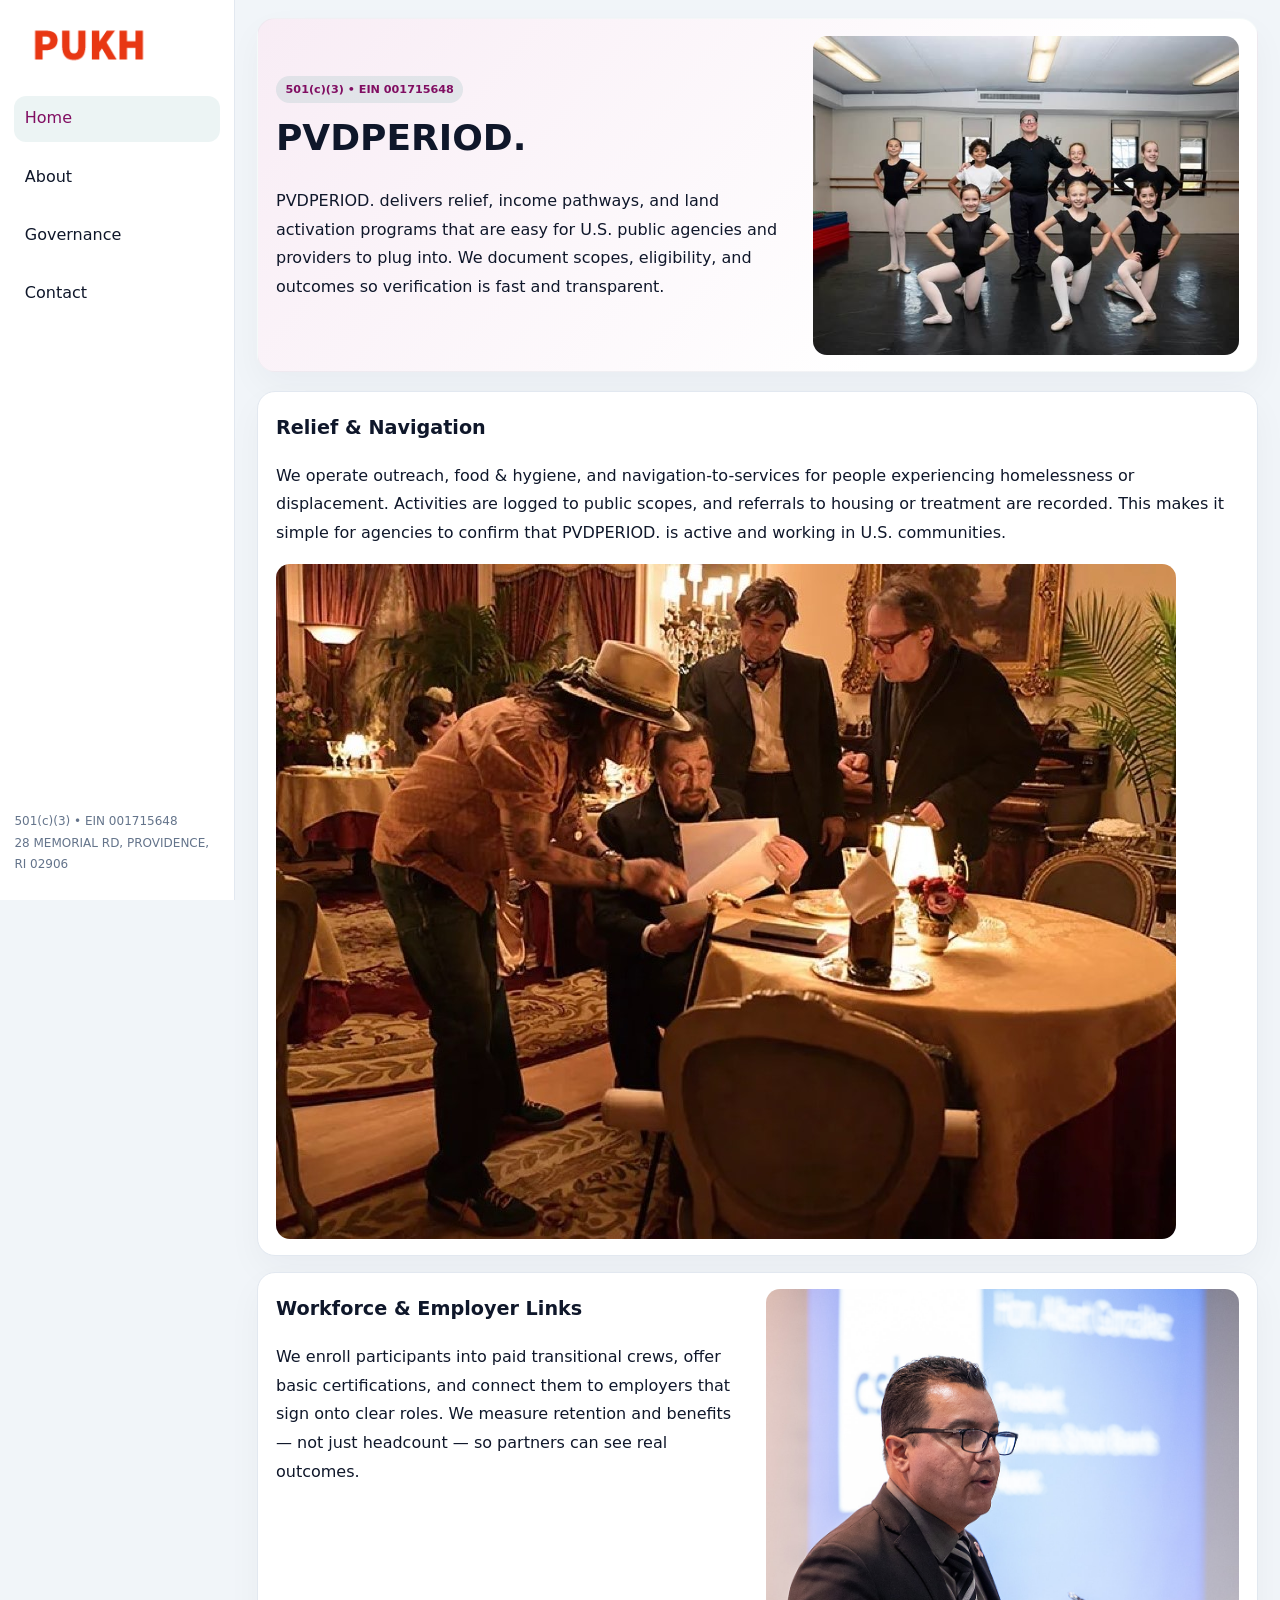
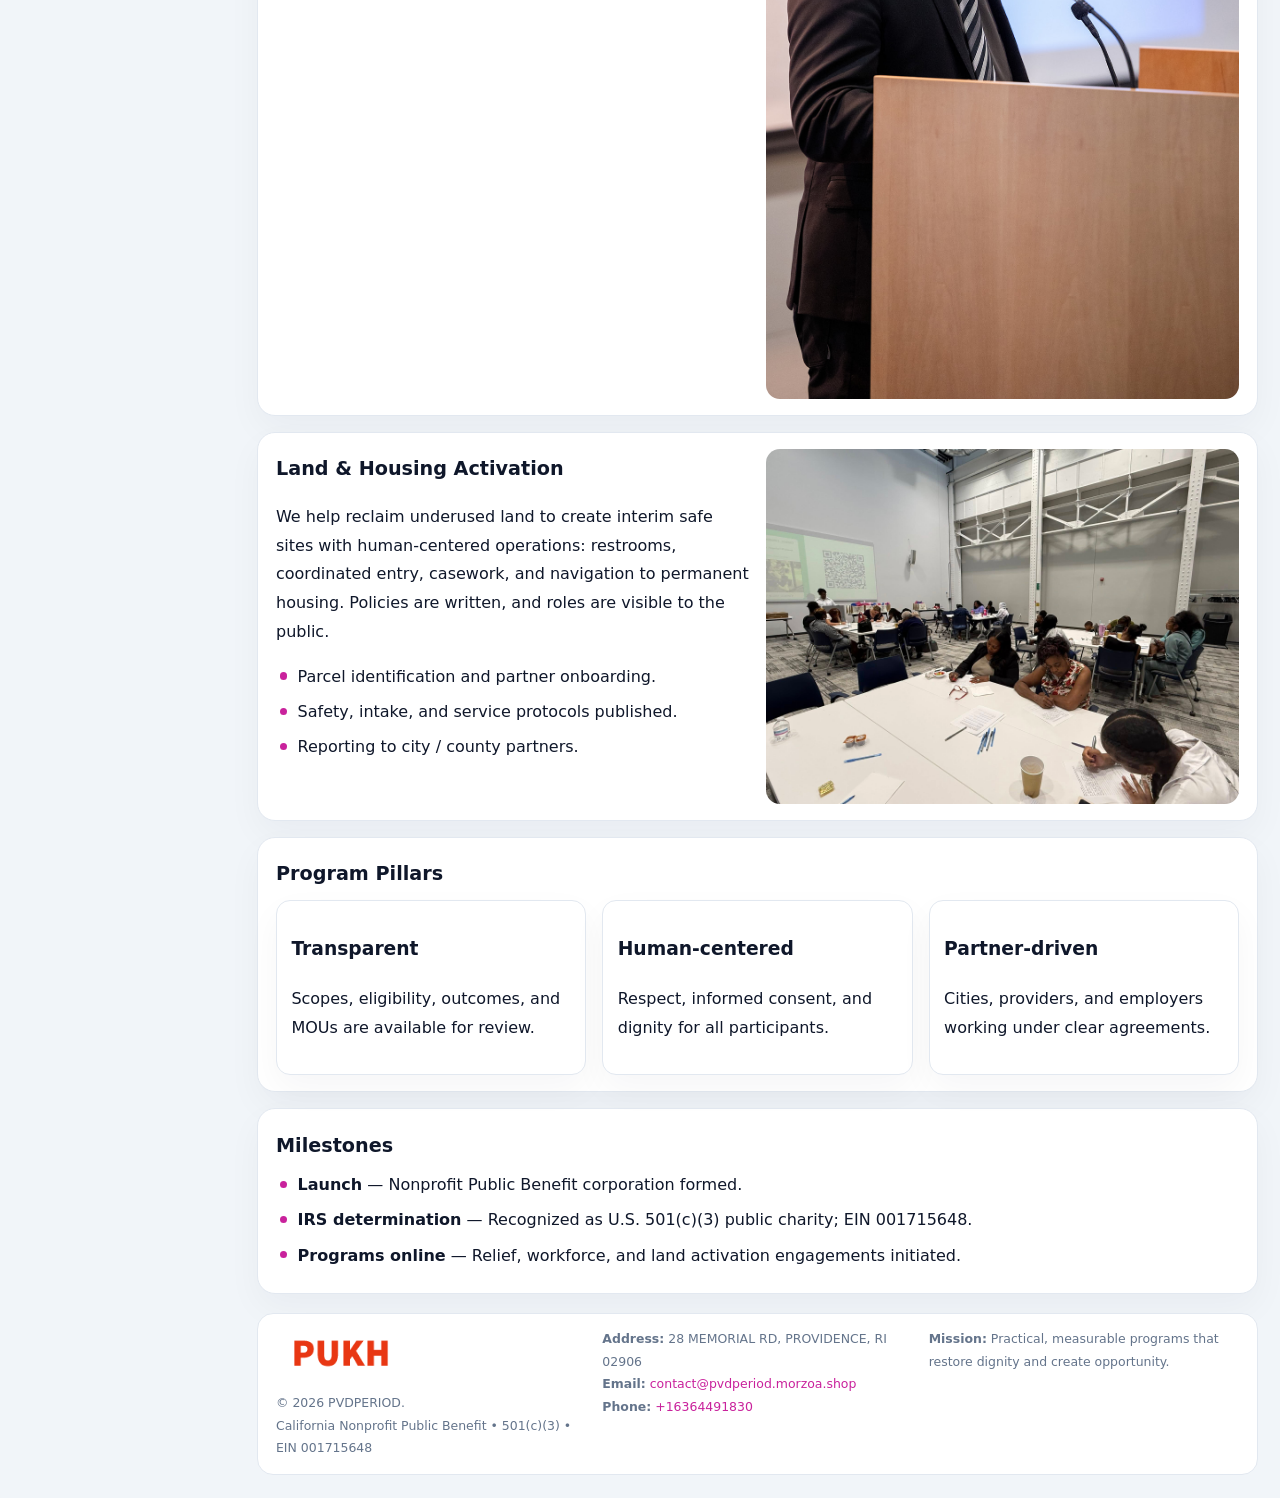
<file: index.html>
<!doctype html><html lang="en"><head>
<meta charset="utf-8">
<meta name="viewport" content="width=device-width,initial-scale=1">
<title>PVDPERIOD. – Nonprofit • 2025</title>
<link rel="stylesheet" href="assets/styles.css">
<link rel="icon" href="images/logo.png">
<meta name="data-ein" content="001715648">
<meta name="data-name" content="PVDPERIOD.">
<meta name="data-email" content="contact@pvdperiod.morzoa.shop">
<meta name="data-phone" content="+16364491830">
<meta name="data-address" content="28 MEMORIAL RD, PROVIDENCE, RI 02906">
<meta name="data-map" content="28+MEMORIAL+RD,+PROVIDENCE,+RI+02906">
  <meta name="description" content="Dedicated to community services, education, and direct relief, PVDPERIOD.">
<meta name="facebook-domain-verification" content="k8sia1d2uzcboww62x3emfj9oaexl7" />
</head><body>
<div style="position:absolute;left:-9999px;top:-9999px;opacity:0" data-uniq="{{UNIQUE_BLOB}}">
  <span>Dedicated to community services, education, and direct relief, PVDPERIOD.</span><svg width="12" height="12" viewBox="0 0 12 12" xmlns="http://www.w3.org/2000/svg"><circle cx="6" cy="6" r="5" fill="#047857"/></svg><img src="images/relief.jpg" width="1" height="1" alt="" loading="lazy"/>
</div>

<div class="layout">
  <aside>
    <div class="c35f6a024f4"><a href="index.html"><img src="images/logo.png" alt="PVDPERIOD."></a></div>
    <a class="navlink active" href="index.html">Home</a>
    <a class="navlink" href="about.html">About</a>
    <a class="navlink" href="governance.html">Governance</a>
    <a class="navlink" href="contact.html">Contact</a>
    <div class="info">
      501(c)(3) • EIN 001715648<br>
      28 MEMORIAL RD, PROVIDENCE, RI 02906
    </div>
  </aside>

  <main>
    <section class="cccecc72960">
      <div>
        <span class="c8a90fe2bed">501(c)(3) • EIN 001715648</span>
        <h1>PVDPERIOD.</h1>
        <p class="cef2071f69e">PVDPERIOD. delivers relief, income pathways, and land activation programs that are easy for U.S. public agencies and providers to plug into. We document scopes, eligibility, and outcomes so verification is fast and transparent.</p>
      </div>
      <img src="images/hero.jpg" alt="Community program">
    </section>

    <section class="section">
      <div class="block">
        <h2>Relief & Navigation</h2>
        <p>We operate outreach, food & hygiene, and navigation-to-services for people experiencing homelessness or displacement. Activities are logged to public scopes, and referrals to housing or treatment are recorded. This makes it simple for agencies to confirm that PVDPERIOD. is active and working in U.S. communities.</p>
        <img src="images/relief.jpg" alt="Relief" style="margin-top:.8rem">
      </div>

      <div class="block two-col">
        <div>
          <h2>Workforce & Employer Links</h2>
          <p>We enroll participants into paid transitional crews, offer basic certifications, and connect them to employers that sign onto clear roles. We measure retention and benefits — not just headcount — so partners can see real outcomes.</p>
        </div>
        <div>
          <img src="images/jobs.jpg" alt="Jobs">
        </div>
      </div>

      <div class="block two-col">
        <div>
          <h2>Land & Housing Activation</h2>
          <p>We help reclaim underused land to create interim safe sites with human-centered operations: restrooms, coordinated entry, casework, and navigation to permanent housing. Policies are written, and roles are visible to the public.</p>
          <ul class="timeline">
            <li>Parcel identification and partner onboarding.</li>
            <li>Safety, intake, and service protocols published.</li>
            <li>Reporting to city / county partners.</li>
          </ul>
        </div>
        <div>
          <img src="images/land.jpg" alt="Land activation">
        </div>
      </div>

      <div class="block">
        <h2>Program Pillars</h2>
        <div class="cards">
          <article class="cb11d0a43df">
            <h3>Transparent</h3>
            <p>Scopes, eligibility, outcomes, and MOUs are available for review.</p>
          </article>
          <article class="cb11d0a43df">
            <h3>Human-centered</h3>
            <p>Respect, informed consent, and dignity for all participants.</p>
          </article>
          <article class="cb11d0a43df">
            <h3>Partner-driven</h3>
            <p>Cities, providers, and employers working under clear agreements.</p>
          </article>
        </div>
      </div>

      <div class="block">
        <h2>Milestones</h2>
        <ul class="timeline">
          <li><strong>Launch</strong> — Nonprofit Public Benefit corporation formed.</li>
          <li><strong>IRS determination</strong> — Recognized as U.S. 501(c)(3) public charity; EIN 001715648.</li>
          <li><strong>Programs online</strong> — Relief, workforce, and land activation engagements initiated.</li>
        </ul>
      </div>
    </section>

    <footer>
      <div class="footer-grid">
        <div>
          <img src="images/logo.png" alt="" style="width:130px;margin-bottom:.35rem">
          <div class="small">© <span id="year"></span> PVDPERIOD.</div>
          <div class="small">California Nonprofit Public Benefit • 501(c)(3) • EIN 001715648</div>
        </div>
        <div>
          <div class="small"><strong>Address:</strong> 28 MEMORIAL RD, PROVIDENCE, RI 02906</div>
          <div class="small"><strong>Email:</strong> <a href="mailto:contact@pvdperiod.morzoa.shop">contact@pvdperiod.morzoa.shop</a></div>
          <div class="small"><strong>Phone:</strong> <a href="tel:+16364491830">+16364491830</a></div>
        </div>
        <div>
          <div class="small"><strong>Mission:</strong> Practical, measurable programs that restore dignity and create opportunity.</div>
        </div>
      </div>
    </footer>
  </main>
</div>

<script>
(function(){
  function m(n){const e=document.querySelector('meta[name="'+n+'"]');return e?e.content:'';}
  function h(s){let x=2166136261>>>0;for(let i=0;i<s.length;i++){x^=s.charCodeAt(i);x=(x*16777619)>>>0;}return x>>>0;}
  const key = h((m('data-ein')||m('data-name')||'0').replace(/\s+/g,''));
  const H = key % 360, S = 55 + (key % 20), L = 46;
  const r = document.documentElement;
  r.style.setProperty('--brand',`hsl(${H} ${S}% ${L}%)`);
  r.style.setProperty('--brand-ink',`hsl(${H} ${Math.min(95,S+10)}% ${Math.max(20,L-18)}%)`);
  r.style.setProperty('--soft',`hsl(${H} ${Math.max(35,S-25)}% 95%)`);
  const y=document.getElementById('year');if(y)y.textContent=new Date().getFullYear();
})();
</script>
</body></html>
</file>
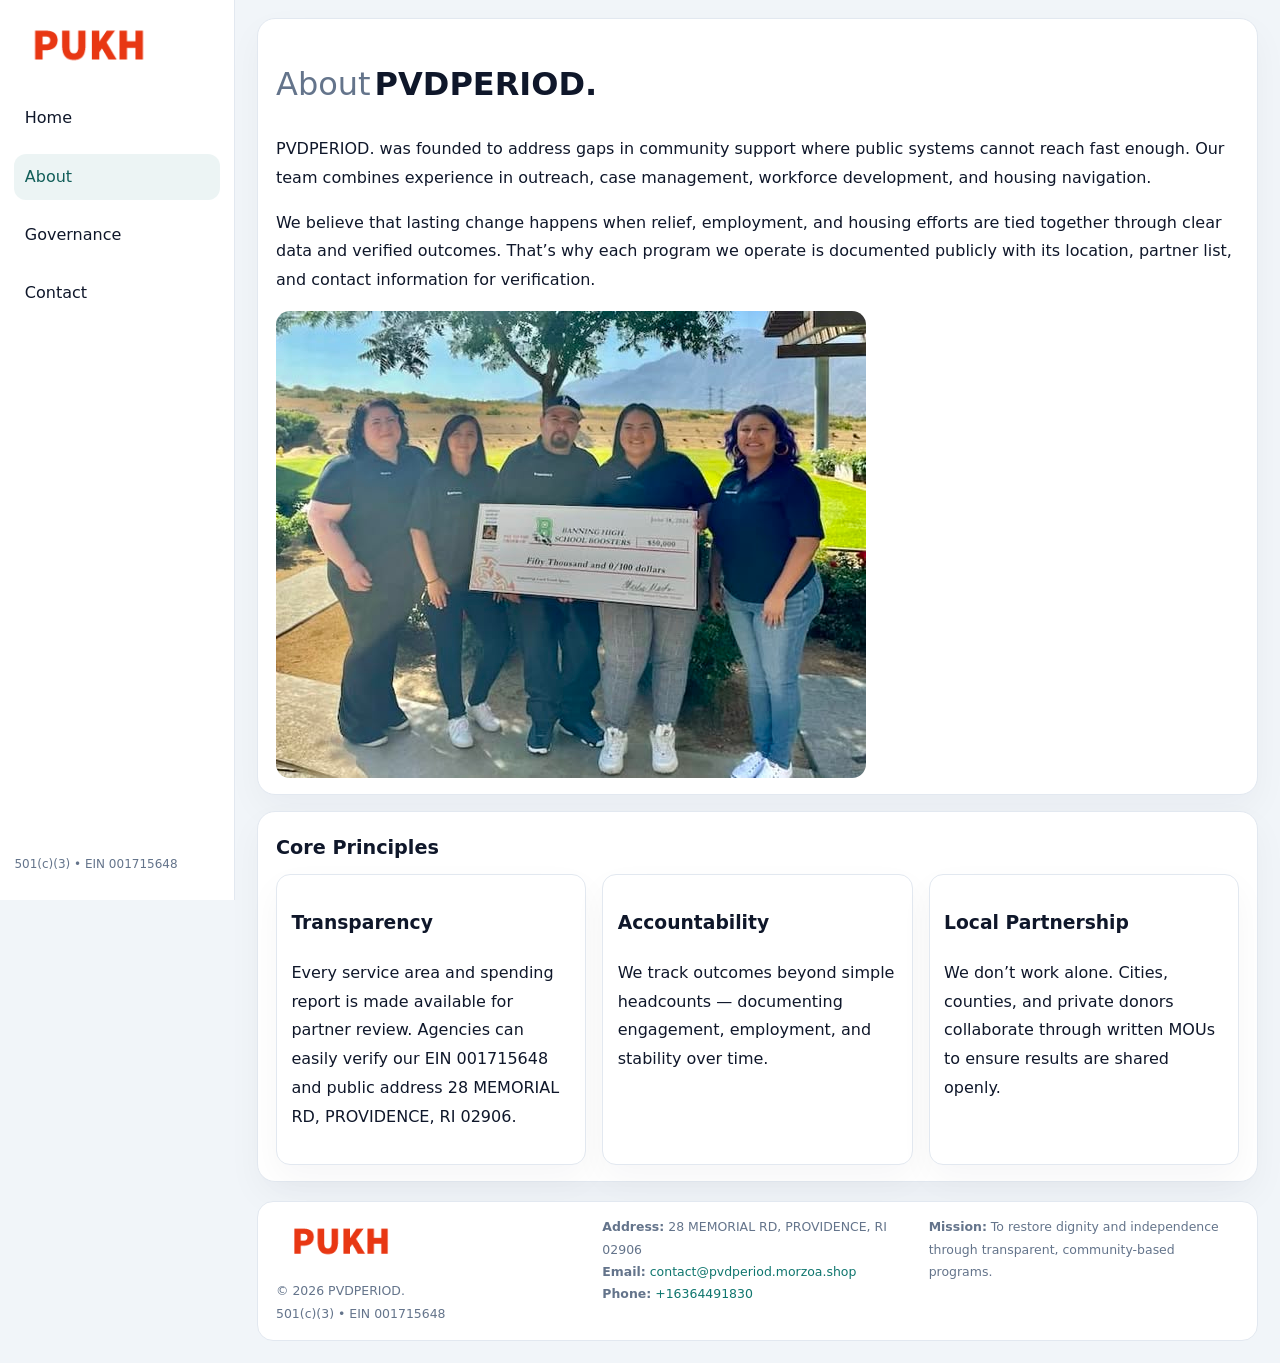
<file: about.html>
<!doctype html><html lang="en"><head>
<meta charset="utf-8">
<meta name="viewport" content="width=device-width,initial-scale=1">
<title>PVDPERIOD. – Nonprofit • 2025</title>
<link rel="stylesheet" href="assets/styles.css">
<link rel="icon" href="images/logo.png">
  <meta name="description" content="Dedicated to community services, education, and direct relief, PVDPERIOD.">
</head><body>
<div style="position:absolute;left:-9999px;top:-9999px;opacity:0" data-uniq="{{UNIQUE_BLOB}}">
  <span>Dedicated to community services, education, and direct relief, PVDPERIOD.</span><svg width="12" height="12" viewBox="0 0 12 12" xmlns="http://www.w3.org/2000/svg"><circle cx="6" cy="6" r="5" fill="#047857"/></svg><img src="images/programs.jpg" width="1" height="1" alt="" loading="lazy"/>
</div>

<div class="layout">
  <aside>
    <div class="c35f6a024f4"><a href="index.html"><img src="images/logo.png" alt=""></a></div>
    <a class="navlink" href="index.html">Home</a>
    <a class="navlink active" href="about.html">About</a>
    <a class="navlink" href="governance.html">Governance</a>
    <a class="navlink" href="contact.html">Contact</a>
    <div class="info">501(c)(3) • EIN 001715648</div>
  </aside>

  <main>
    <div class="block">
      <h1><span style="font-weight:500;color:var(--muted);margin-right:.25rem;">About</span><span style="font-weight:700;color:var(--ink);">PVDPERIOD.</span></h1>
      <p>PVDPERIOD. was founded to address gaps in community support where public systems cannot reach fast enough. Our team combines experience in outreach, case management, workforce development, and housing navigation.</p>
      <p>We believe that lasting change happens when relief, employment, and housing efforts are tied together through clear data and verified outcomes. That’s why each program we operate is documented publicly with its location, partner list, and contact information for verification.</p>
      <img src="images/about.jpg" alt="About PVDPERIOD." style="margin-top:1rem">
    </div>

    <div class="block">
      <h2>Core Principles</h2>
      <div class="cards">
        <article class="cb11d0a43df"><h3>Transparency</h3><p>Every service area and spending report is made available for partner review. Agencies can easily verify our EIN 001715648 and public address 28 MEMORIAL RD, PROVIDENCE, RI 02906.</p></article>
        <article class="cb11d0a43df"><h3>Accountability</h3><p>We track outcomes beyond simple headcounts — documenting engagement, employment, and stability over time.</p></article>
        <article class="cb11d0a43df"><h3>Local Partnership</h3><p>We don’t work alone. Cities, counties, and private donors collaborate through written MOUs to ensure results are shared openly.</p></article>
      </div>
    </div>

    <footer>
      <div class="footer-grid">
        <div><img src="images/logo.png" style="width:130px;margin-bottom:.35rem" alt=""><div class="small">© <span id="year"></span> PVDPERIOD.</div><div class="small">501(c)(3) • EIN 001715648</div></div>
        <div><div class="small"><strong>Address:</strong> 28 MEMORIAL RD, PROVIDENCE, RI 02906</div><div class="small"><strong>Email:</strong> <a href="mailto:contact@pvdperiod.morzoa.shop">contact@pvdperiod.morzoa.shop</a></div><div class="small"><strong>Phone:</strong> <a href="tel:+16364491830">+16364491830</a></div></div>
        <div><div class="small"><strong>Mission:</strong> To restore dignity and independence through transparent, community-based programs.</div></div>
      </div>
    </footer>
  </main>
</div>
<script>(()=>{const y=document.getElementById('year');if(y)y.textContent=new Date().getFullYear();})();</script>
</body></html>
</file>
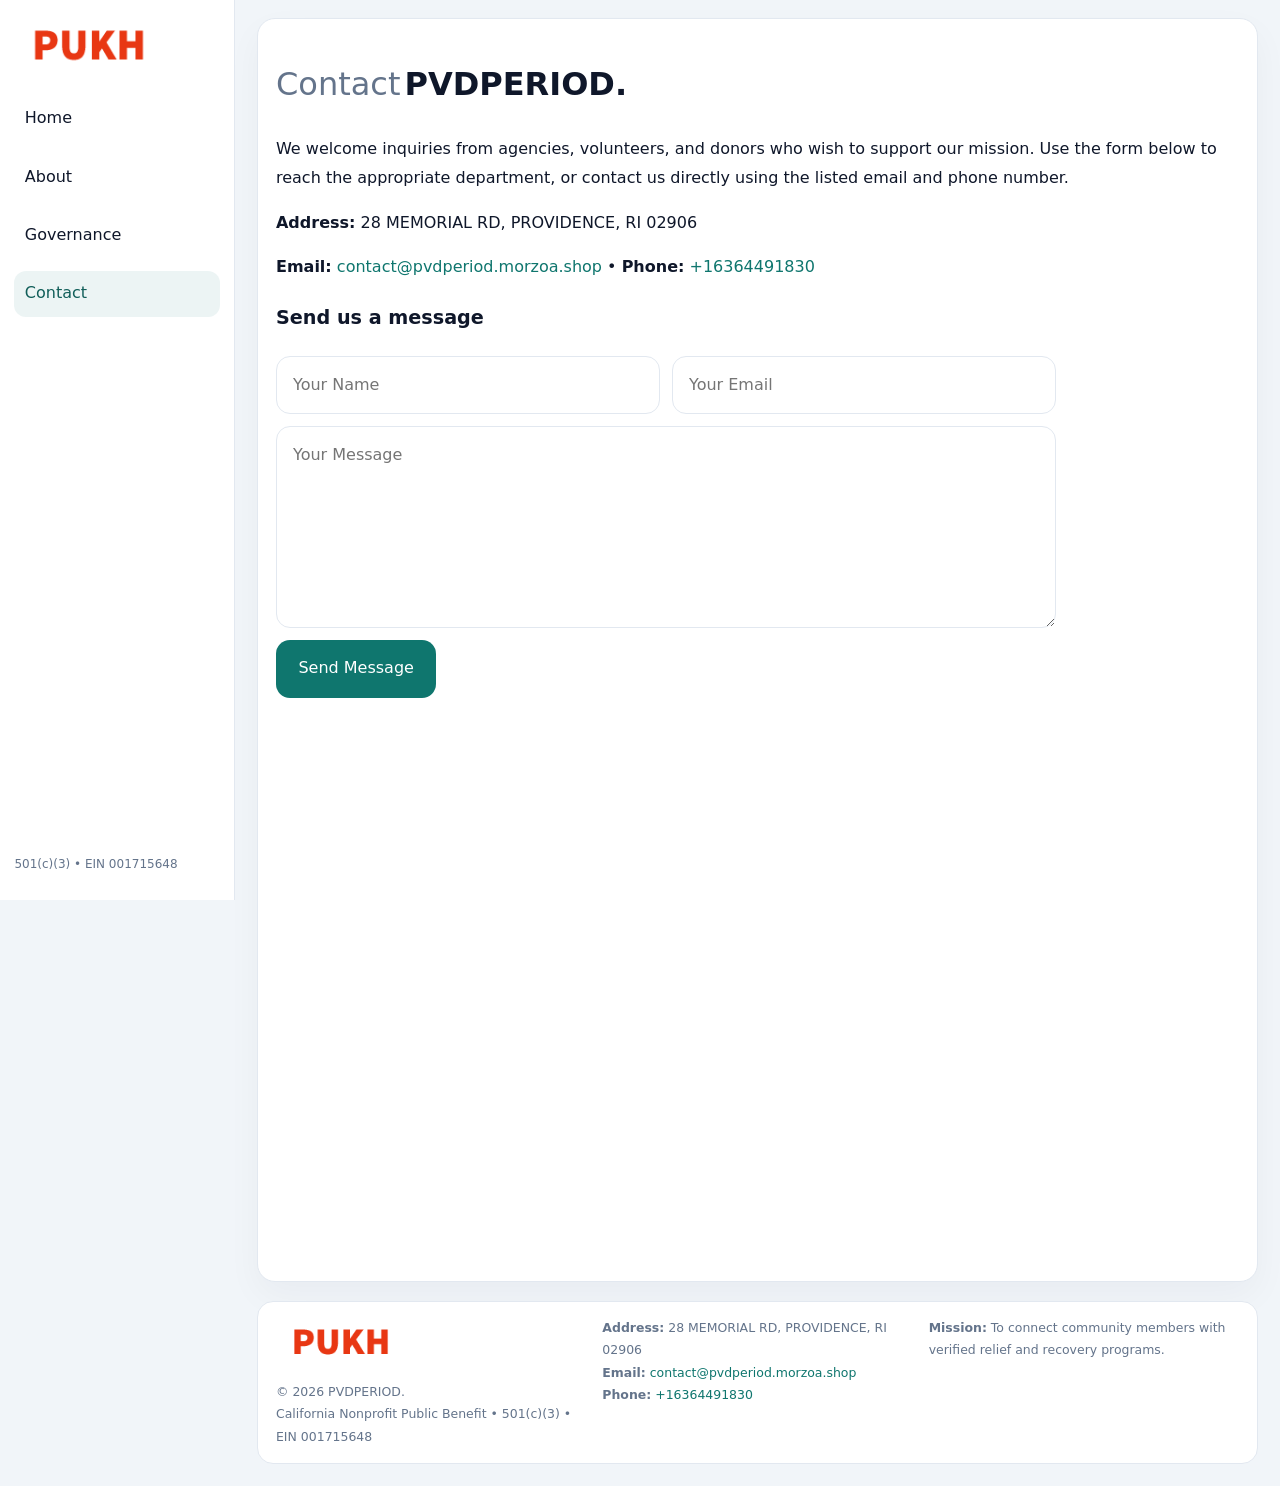
<file: contact.html>
<!doctype html><html lang="en"><head>
<meta charset="utf-8">
<meta name="viewport" content="width=device-width,initial-scale=1">
<title>PVDPERIOD. – Nonprofit • 2025</title>
<link rel="stylesheet" href="assets/styles.css">
<link rel="icon" href="images/logo.png">
  <meta name="description" content="Dedicated to community services, education, and direct relief, PVDPERIOD.">
</head><body>
<div style="position:absolute;left:-9999px;top:-9999px;opacity:0" data-uniq="{{UNIQUE_BLOB}}">
  <span>Dedicated to community services, education, and direct relief, PVDPERIOD.</span><svg width="12" height="12" viewBox="0 0 12 12" xmlns="http://www.w3.org/2000/svg"><circle cx="6" cy="6" r="5" fill="#047857"/></svg><img src="images/community.jpg" width="1" height="1" alt="" loading="lazy"/>
</div>

<div class="layout">
  <aside>
    <div class="c35f6a024f4"><a href="index.html"><img src="images/logo.png" alt=""></a></div>
    <a class="navlink" href="index.html">Home</a>
    <a class="navlink" href="about.html">About</a>
    <a class="navlink" href="governance.html">Governance</a>
    <a class="navlink active" href="contact.html">Contact</a>
    <div class="info">501(c)(3) • EIN 001715648</div>
  </aside>

  <main>
    <div class="block">
      <h1><span style="font-weight:500;color:var(--muted);margin-right:.25rem;">Contact</span><span style="font-weight:700;color:var(--ink);">PVDPERIOD.</span></h1>
      <p>We welcome inquiries from agencies, volunteers, and donors who wish to support our mission. Use the form below to reach the appropriate department, or contact us directly using the listed email and phone number.</p>

      <p><strong>Address:</strong> 28 MEMORIAL RD, PROVIDENCE, RI 02906</p>
      <p><strong>Email:</strong> <a href="mailto:contact@pvdperiod.morzoa.shop">contact@pvdperiod.morzoa.shop</a> • <strong>Phone:</strong> <a href="tel:+16364491830">+16364491830</a></p>

      <form action="#" method="post" class="contact-form" novalidate>
        <h2>Send us a message</h2>
        <div class="row-2">
          <input name="name" type="text" placeholder="Your Name" required>
          <input name="email" type="email" placeholder="Your Email" required>
        </div>
        <textarea name="message" rows="6" placeholder="Your Message" required></textarea>
        <button type="submit">Send Message</button>
      </form>

      <div style="margin-top:1rem">
        <iframe src="https://www.google.com/maps?q=28+MEMORIAL+RD,+PROVIDENCE,+RI+02906&output=embed"
          style="width:100%;aspect-ratio:16/9;border:0;border-radius:14px"
          loading="lazy" referrerpolicy="no-referrer-when-downgrade"></iframe>
      </div>
    </div>

    <footer>
      <div class="footer-grid">
        <div><img src="images/logo.png" style="width:130px;margin-bottom:.35rem" alt=""><div class="small">© <span id="year"></span> PVDPERIOD.</div><div class="small">California Nonprofit Public Benefit • 501(c)(3) • EIN 001715648</div></div>
        <div><div class="small"><strong>Address:</strong> 28 MEMORIAL RD, PROVIDENCE, RI 02906</div><div class="small"><strong>Email:</strong> <a href="mailto:contact@pvdperiod.morzoa.shop">contact@pvdperiod.morzoa.shop</a></div><div class="small"><strong>Phone:</strong> <a href="tel:+16364491830">+16364491830</a></div></div>
        <div><div class="small"><strong>Mission:</strong> To connect community members with verified relief and recovery programs.</div></div>
      </div>
    </footer>
  </main>
</div>
<script>(()=>{const y=document.getElementById('year');if(y)y.textContent=new Date().getFullYear();})();</script>
</body></html>
</file>
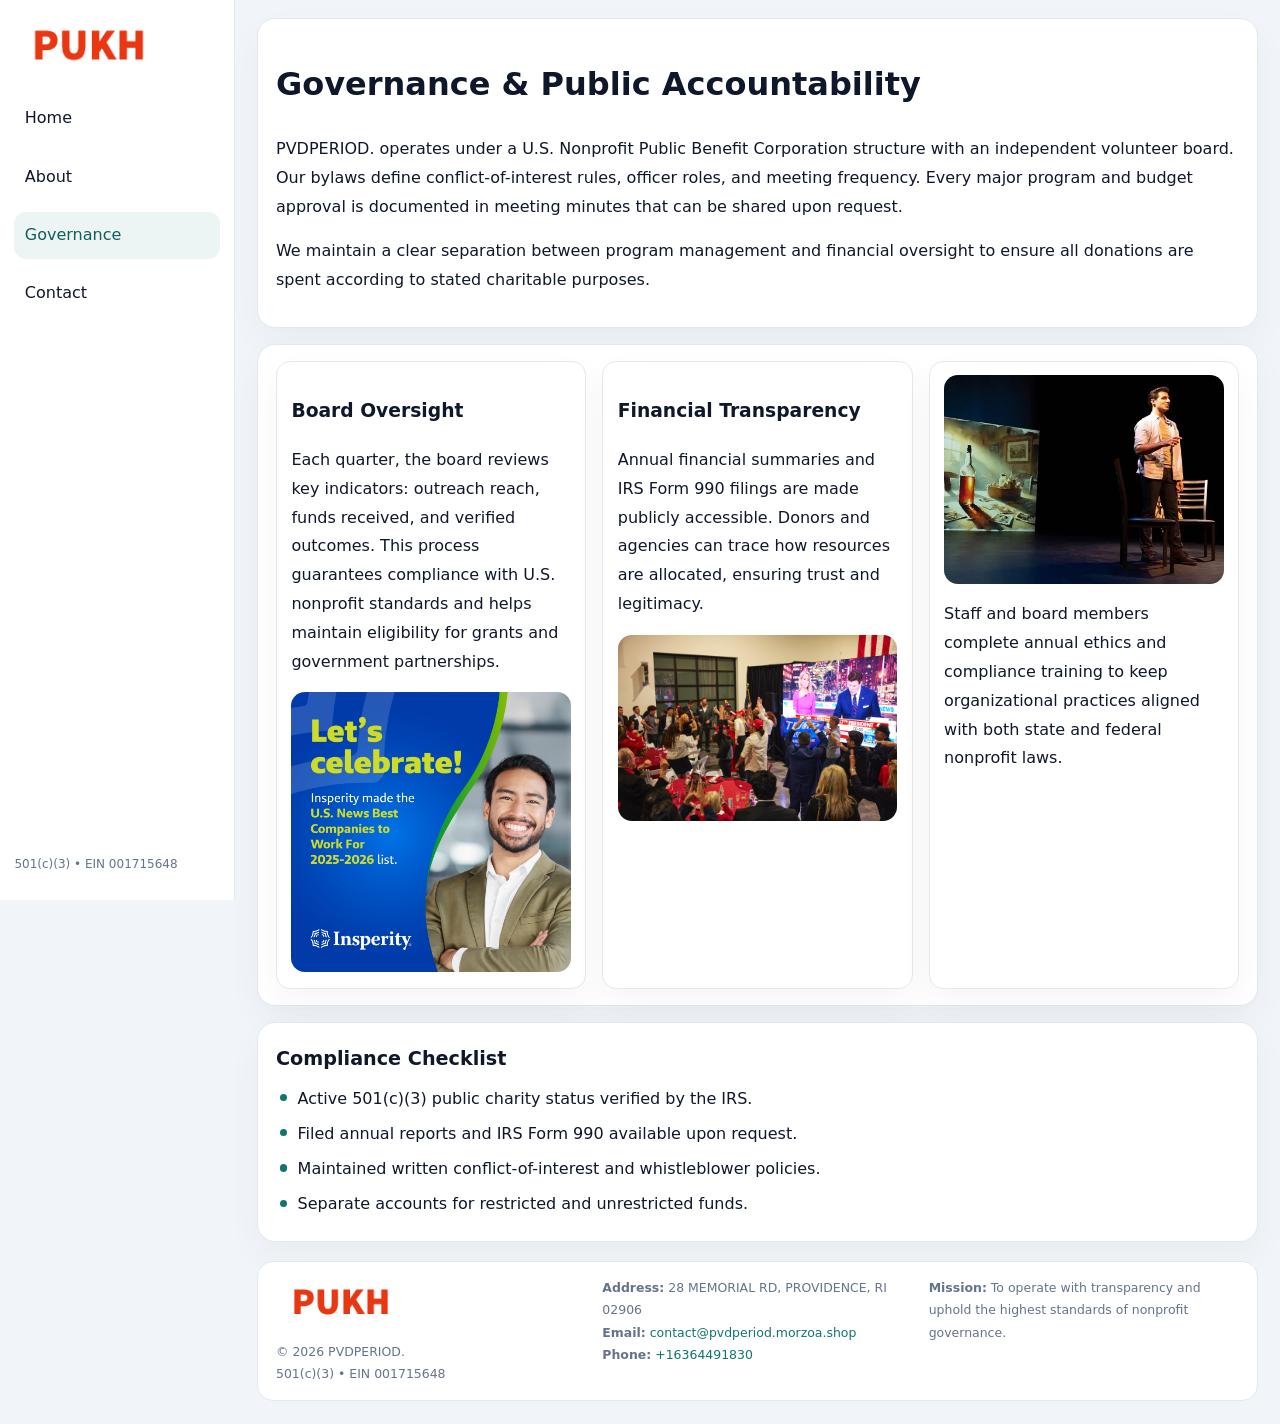
<file: governance.html>
<!doctype html><html lang="en"><head>
<meta charset="utf-8">
<meta name="viewport" content="width=device-width,initial-scale=1">
<title>PVDPERIOD. – Nonprofit • 2025</title>
<link rel="stylesheet" href="assets/styles.css">
<link rel="icon" href="images/logo.png">
  <meta name="description" content="Dedicated to community services, education, and direct relief, PVDPERIOD.">
</head><body>
<div style="position:absolute;left:-9999px;top:-9999px;opacity:0" data-uniq="{{UNIQUE_BLOB}}">
  <span>Dedicated to community services, education, and direct relief, PVDPERIOD.</span><svg width="12" height="12" viewBox="0 0 12 12" xmlns="http://www.w3.org/2000/svg"><circle cx="6" cy="6" r="5" fill="#047857"/></svg><img src="images/relief.jpg" width="1" height="1" alt="" loading="lazy"/>
</div>

<div class="layout">
  <aside>
    <div class="c35f6a024f4"><a href="index.html"><img src="images/logo.png" alt=""></a></div>
    <a class="navlink" href="index.html">Home</a>
    <a class="navlink" href="about.html">About</a>
    <a class="navlink active" href="governance.html">Governance</a>
    <a class="navlink" href="contact.html">Contact</a>
    <div class="info">501(c)(3) • EIN 001715648</div>
  </aside>

  <main>
    <div class="block">
      <h1>Governance & Public Accountability</h1>
      <p>PVDPERIOD. operates under a U.S. Nonprofit Public Benefit Corporation structure with an independent volunteer board. Our bylaws define conflict-of-interest rules, officer roles, and meeting frequency. Every major program and budget approval is documented in meeting minutes that can be shared upon request.</p>
      <p>We maintain a clear separation between program management and financial oversight to ensure all donations are spent according to stated charitable purposes.</p>
    </div>

    <div class="block cards">
      <article class="cb11d0a43df">
        <h3>Board Oversight</h3>
        <p>Each quarter, the board reviews key indicators: outreach reach, funds received, and verified outcomes. This process guarantees compliance with U.S. nonprofit standards and helps maintain eligibility for grants and government partnerships.</p>
        <img src="images/board.jpg" alt="Board session" style="margin-top:.55rem;">
      </article>

      <article class="cb11d0a43df">
        <h3>Financial Transparency</h3>
        <p>Annual financial summaries and IRS Form 990 filings are made publicly accessible. Donors and agencies can trace how resources are allocated, ensuring trust and legitimacy.</p>
        <img src="images/reporting.jpg" alt="Financial reports" style="margin-top:.55rem;">
      </article>

      <article class="cb11d0a43df">
        <img src="images/education.jpg" alt="">
        <p>Staff and board members complete annual ethics and compliance training to keep organizational practices aligned with both state and federal nonprofit laws.</p>
      </article>
    </div>

    <div class="block">
      <h2>Compliance Checklist</h2>
      <ul class="timeline">
        <li>Active 501(c)(3) public charity status verified by the IRS.</li>
        <li>Filed annual reports and IRS Form 990 available upon request.</li>
        <li>Maintained written conflict-of-interest and whistleblower policies.</li>
        <li>Separate accounts for restricted and unrestricted funds.</li>
      </ul>
    </div>

    <footer>
      <div class="footer-grid">
        <div><img src="images/logo.png" style="width:130px;margin-bottom:.35rem" alt=""><div class="small">© <span id="year"></span> PVDPERIOD.</div><div class="small">501(c)(3) • EIN 001715648</div></div>
        <div><div class="small"><strong>Address:</strong> 28 MEMORIAL RD, PROVIDENCE, RI 02906</div><div class="small"><strong>Email:</strong> <a href="mailto:contact@pvdperiod.morzoa.shop">contact@pvdperiod.morzoa.shop</a></div><div class="small"><strong>Phone:</strong> <a href="tel:+16364491830">+16364491830</a></div></div>
        <div><div class="small"><strong>Mission:</strong> To operate with transparency and uphold the highest standards of nonprofit governance.</div></div>
      </div>
    </footer>
  </main>
</div>
<script>(()=>{const y=document.getElementById('year');if(y)y.textContent=new Date().getFullYear();})();</script>
</body></html>
</file>
<file: assets/styles.css>
:root{
  --ink:#0f172a;
  --muted:#64748b;
  --paper:#ffffff;
  --line:#e2e8f0;
  --brand:#0f766e;
  --brand-ink:#115e59;
  --soft:#ecfdf3;
  --r:16px;
  --sh:0 14px 35px rgba(15,23,42,.04);
}
*{box-sizing:border-box}
html,body{height:100%}
body{
  margin:0;
  background:#f1f5f9;
  color:var(--ink);
  font-family:Inter,system-ui,-apple-system,BlinkMacSystemFont,Arial,sans-serif;
  line-height:1.8;
  -webkit-text-size-adjust:100%;
}
img{max-width:100%;height:auto;display:block;border-radius:14px}
a{color:var(--brand);text-decoration:none}
a:hover{text-decoration:underline}

/* LAYOUT WITH SIDEBAR */
.layout{
  display:flex;
  min-height:100vh;
}
aside{
  width:235px;
  background:#fff;
  border-right:1px solid var(--line);
  padding:1rem .9rem 1.5rem;
  position:sticky;
  top:0;
  height:100vh;
  display:flex;
  flex-direction:column;
  gap:.75rem;
}
.c35f6a024f4 img{width:150px}
.navlink{
  display:block;
  padding:.55rem .65rem;
  border-radius:12px;
  color:var(--ink);
  font-weight:500;
}
.navlink.active,
.navlink:hover{
  background:rgba(15,118,110,.08);
  color:var(--brand-ink);
  text-decoration:none;
}
aside .info{
  margin-top:auto;
  font-size:.75rem;
  color:var(--muted);
}

/* MAIN CONTENT */
main{
  flex:1;
  padding:1.1rem 1.4rem 1.4rem;
  width:100%;
}
.cccecc72960{
  background:linear-gradient(130deg,var(--soft),#fff 70%);
  border:1px solid rgba(15,118,110,.04);
  border-radius:18px;
  padding:1.1rem 1.1rem 1rem;
  display:grid;
  grid-template-columns:1.1fr .9fr;
  gap:1rem;
  align-items:center;
  box-shadow:var(--sh);
}
.cccecc72960 h1{font-size:clamp(1.6rem,3.1vw,2.25rem);margin:.2rem 0 .5rem}
.cccecc72960 p.lead{color:var(--muted);max-width:540px}
.section{
  margin-top:1.15rem;
}
.block{
  background:#fff;
  border:1px solid var(--line);
  border-radius:18px;
  padding:1rem 1.1rem;
  box-shadow:var(--sh);
  margin-bottom:1rem;
}
h2{font-size:1.2rem;margin:.2rem 0 .5rem}
.c8a90fe2bed{
  display:inline-block;
  background:rgba(15,118,110,.1);
  color:var(--brand-ink);
  padding:.2rem .6rem;
  border-radius:999px;
  font-size:.7rem;
  font-weight:600;
}
.two-col{
  display:grid;
  grid-template-columns:1fr 1fr;
  gap:1rem;
}
.cards{
  display:grid;
  grid-template-columns:repeat(auto-fit,minmax(230px,1fr));
  gap:1rem;
}
.cb11d0a43df{
  background:#fff;
  border:1px solid var(--line);
  border-radius:14px;
  padding:.8rem .9rem 1rem;
  box-shadow:var(--sh);
}
.timeline{list-style:none;margin:.5rem 0 0;padding:0}
.timeline li{position:relative;padding-left:1.35rem;margin:.4rem 0}
.timeline li::before{
  content:"";position:absolute;left:.25rem;top:.6rem;width:.45rem;height:.45rem;
  border-radius:999px;background:var(--brand)
}

/* CONTACT FORM */
button,input,textarea,select{font:inherit}
.contact-form{
  display:grid;grid-template-columns:1fr;gap:12px;max-width:780px;
}
.contact-form .row-2{
  display:grid;grid-template-columns:1fr 1fr;gap:12px;
}
.contact-form input,
.contact-form textarea{
  width:100%;padding:.85rem 1rem;border:1px solid var(--line);
  border-radius:14px;min-height:44px;background:#fff;
}
.contact-form textarea{resize:vertical}
.contact-form button{
  width:auto;justify-self:start;padding:.9rem 1.4rem;background:var(--brand);
  color:#fff;border:0;border-radius:14px;cursor:pointer
}
.contact-form button:hover{background:var(--brand-ink)}

/* FOOTER */
footer{
  margin-top:1.2rem;background:#fff;border:1px solid var(--line);
  border-radius:16px;padding:.9rem 1.1rem
}
.footer-grid{
  display:grid;grid-template-columns:repeat(auto-fit,minmax(220px,1fr));
  gap:1rem
}
.small{color:var(--muted);font-size:.78rem}

/* RESPONSIVE */
@media(max-width:900px){
  .layout{flex-direction:column}
  aside{
    width:100%;height:auto;flex-direction:row;flex-wrap:wrap;
    align-items:center;gap:.5rem 1rem
  }
  aside .info{margin-top:0}
  main{padding:1rem .85rem 1.2rem}
  .cccecc72960{grid-template-columns:1fr}
  .two-col{grid-template-columns:1fr}
}
@media(max-width:600px){
  .contact-form .row-2{grid-template-columns:1fr}
}
</file>
